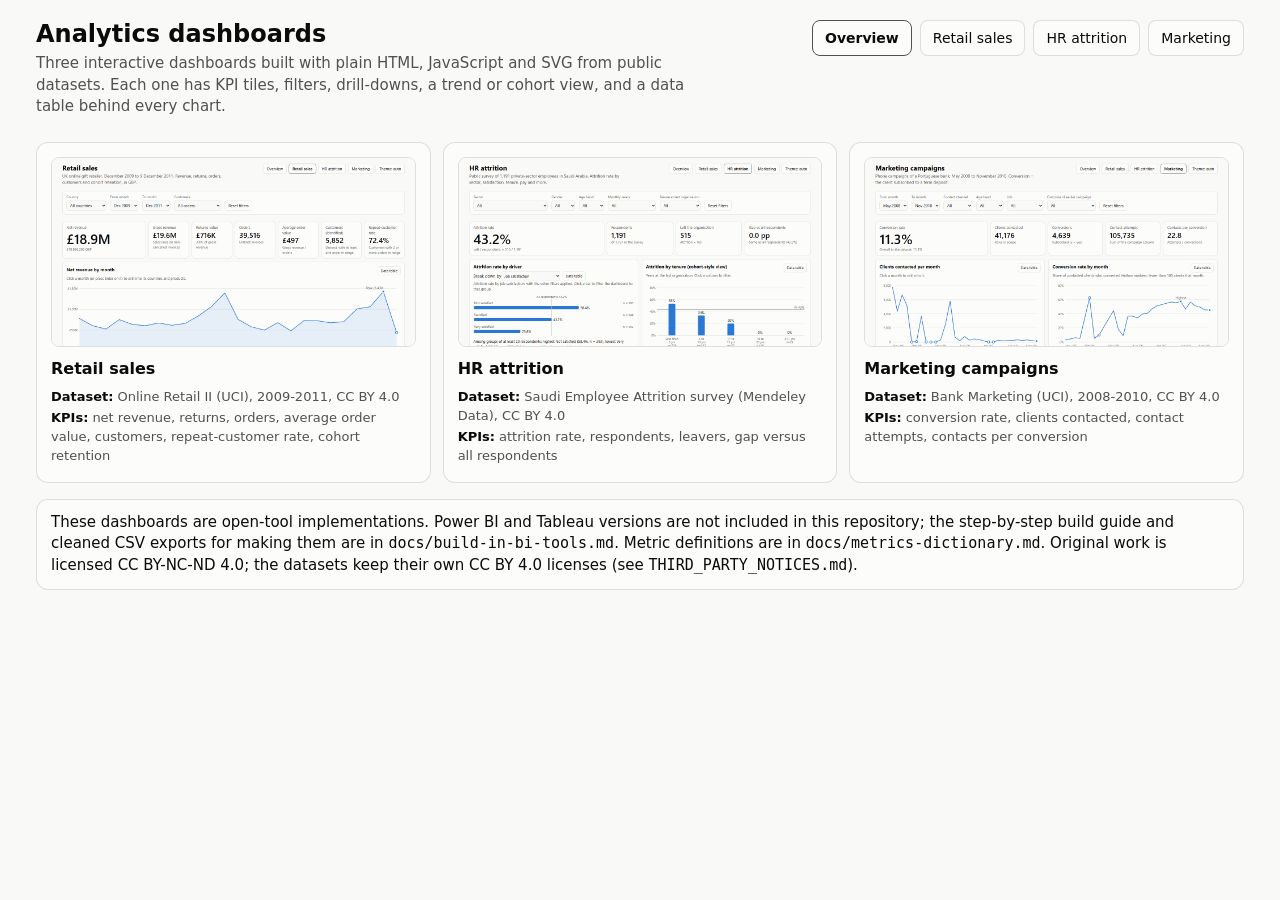
<file: docs/index.html>
<!doctype html>
<html lang="en">
<head>
<meta charset="utf-8">
<meta name="viewport" content="width=device-width, initial-scale=1">
<title>Analytics dashboards</title>
<meta name="description" content="Three interactive analytics dashboards (retail, HR, marketing) built with open tools from public datasets.">
<link rel="icon" href="data:,">
<link rel="stylesheet" href="assets/dash.css">
<style>
  .cards { display: grid; gap: 12px; grid-template-columns: minmax(0, 1fr); margin: 16px 0; }
  .cards a.card { text-decoration: none; color: inherit; display: block; }
  .cards a.card:hover { border-color: var(--ink-2); }
  .cards img { width: 100%; height: 190px; object-fit: cover; object-position: top; border: 1px solid var(--border); border-radius: 8px; display: block; margin-bottom: 10px; }
  .cards dl { margin: 8px 0 0; font-size: 0.8125rem; color: var(--ink-2); }
  .cards dt { font-weight: 600; color: var(--ink); display: inline; }
  .cards dd { display: inline; margin: 0 0 0 4px; }
  .cards .row { margin: 2px 0; }
  .note { background: var(--surface); border: 1px solid var(--border); border-radius: 12px; padding: 12px 14px; }
  @media (min-width: 900px) { .cards { grid-template-columns: repeat(3, minmax(0, 1fr)); } }
</style>
</head>
<body>
<a class="skip" href="#main">Skip to content</a>
<div class="wrap">
  <header class="top">
    <div>
      <h1>Analytics dashboards</h1>
      <p>Three interactive dashboards built with plain HTML, JavaScript and SVG from public datasets. Each one has KPI tiles, filters, drill-downs, a trend or cohort view, and a data table behind every chart.</p>
    </div>
    <nav class="nav" aria-label="Dashboards">
      <a href="index.html" aria-current="page">Overview</a><a href="retail.html">Retail sales</a><a href="hr.html">HR attrition</a><a href="marketing.html">Marketing</a>
    </nav>
  </header>
  <main id="main">
    <div class="cards">
      <a class="card" href="retail.html">
        <img src="screenshots/retail-1280.png" alt="Screenshot of the retail sales dashboard" loading="lazy">
        <h2>Retail sales</h2>
        <dl>
          <div class="row"><dt>Dataset:</dt><dd>Online Retail II (UCI), 2009-2011, CC BY 4.0</dd></div>
          <div class="row"><dt>KPIs:</dt><dd>net revenue, returns, orders, average order value, customers, repeat-customer rate, cohort retention</dd></div>
        </dl>
      </a>
      <a class="card" href="hr.html">
        <img src="screenshots/hr-1280.png" alt="Screenshot of the HR attrition dashboard" loading="lazy">
        <h2>HR attrition</h2>
        <dl>
          <div class="row"><dt>Dataset:</dt><dd>Saudi Employee Attrition survey (Mendeley Data), CC BY 4.0</dd></div>
          <div class="row"><dt>KPIs:</dt><dd>attrition rate, respondents, leavers, gap versus all respondents</dd></div>
        </dl>
      </a>
      <a class="card" href="marketing.html">
        <img src="screenshots/marketing-1280.png" alt="Screenshot of the marketing campaign dashboard" loading="lazy">
        <h2>Marketing campaigns</h2>
        <dl>
          <div class="row"><dt>Dataset:</dt><dd>Bank Marketing (UCI), 2008-2010, CC BY 4.0</dd></div>
          <div class="row"><dt>KPIs:</dt><dd>conversion rate, clients contacted, contact attempts, contacts per conversion</dd></div>
        </dl>
      </a>
    </div>
    <p class="note">These dashboards are open-tool implementations. Power BI and Tableau versions are not included in this repository; the step-by-step build guide and cleaned CSV exports for making them are in <code>docs/build-in-bi-tools.md</code>. Metric definitions are in <code>docs/metrics-dictionary.md</code>. Original work is licensed CC BY-NC-ND 4.0; the datasets keep their own CC BY 4.0 licenses (see <code>THIRD_PARTY_NOTICES.md</code>).</p>
  </main>
</div>
</body>
</html>
</file>
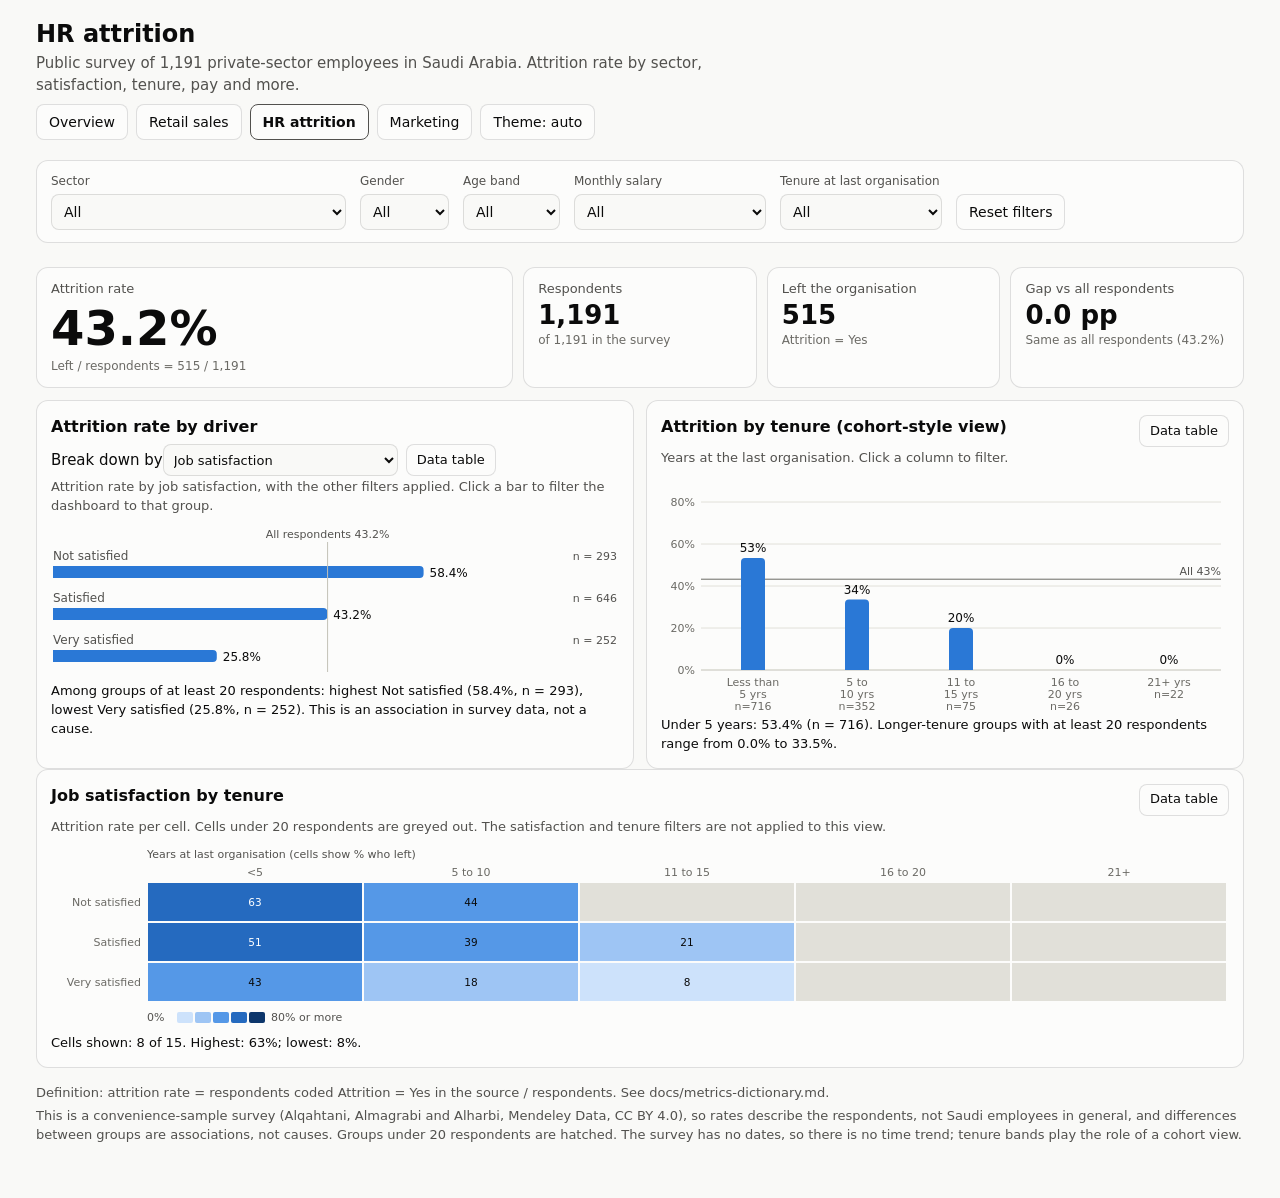
<file: docs/hr.html>
<!doctype html>
<html lang="en">
<head>
<meta charset="utf-8">
<meta name="viewport" content="width=device-width, initial-scale=1">
<title>HR attrition dashboard</title>
<meta name="description" content="Interactive employee attrition dashboard built with open tools: attrition rate by sector, satisfaction, tenure and pay, from a public survey.">
<link rel="icon" href="data:,">
<link rel="stylesheet" href="assets/dash.css">
</head>
<body>
<a class="skip" href="#main">Skip to the dashboard</a>
<div class="wrap">
  <div id="hdr"></div>
  <main id="main" tabindex="-1"><div id="app" aria-busy="true">Loading data...</div></main>
  <p id="kbd-help" class="sr-only">Charts: focus a chart, then use the arrow keys to move between points or cells, Enter to select a bar, and Escape to hide the readout. Every chart also has a data table.</p>
</div>
<script src="assets/dash.js"></script>
<script src="assets/hr.js"></script>
</body>
</html>
</file>
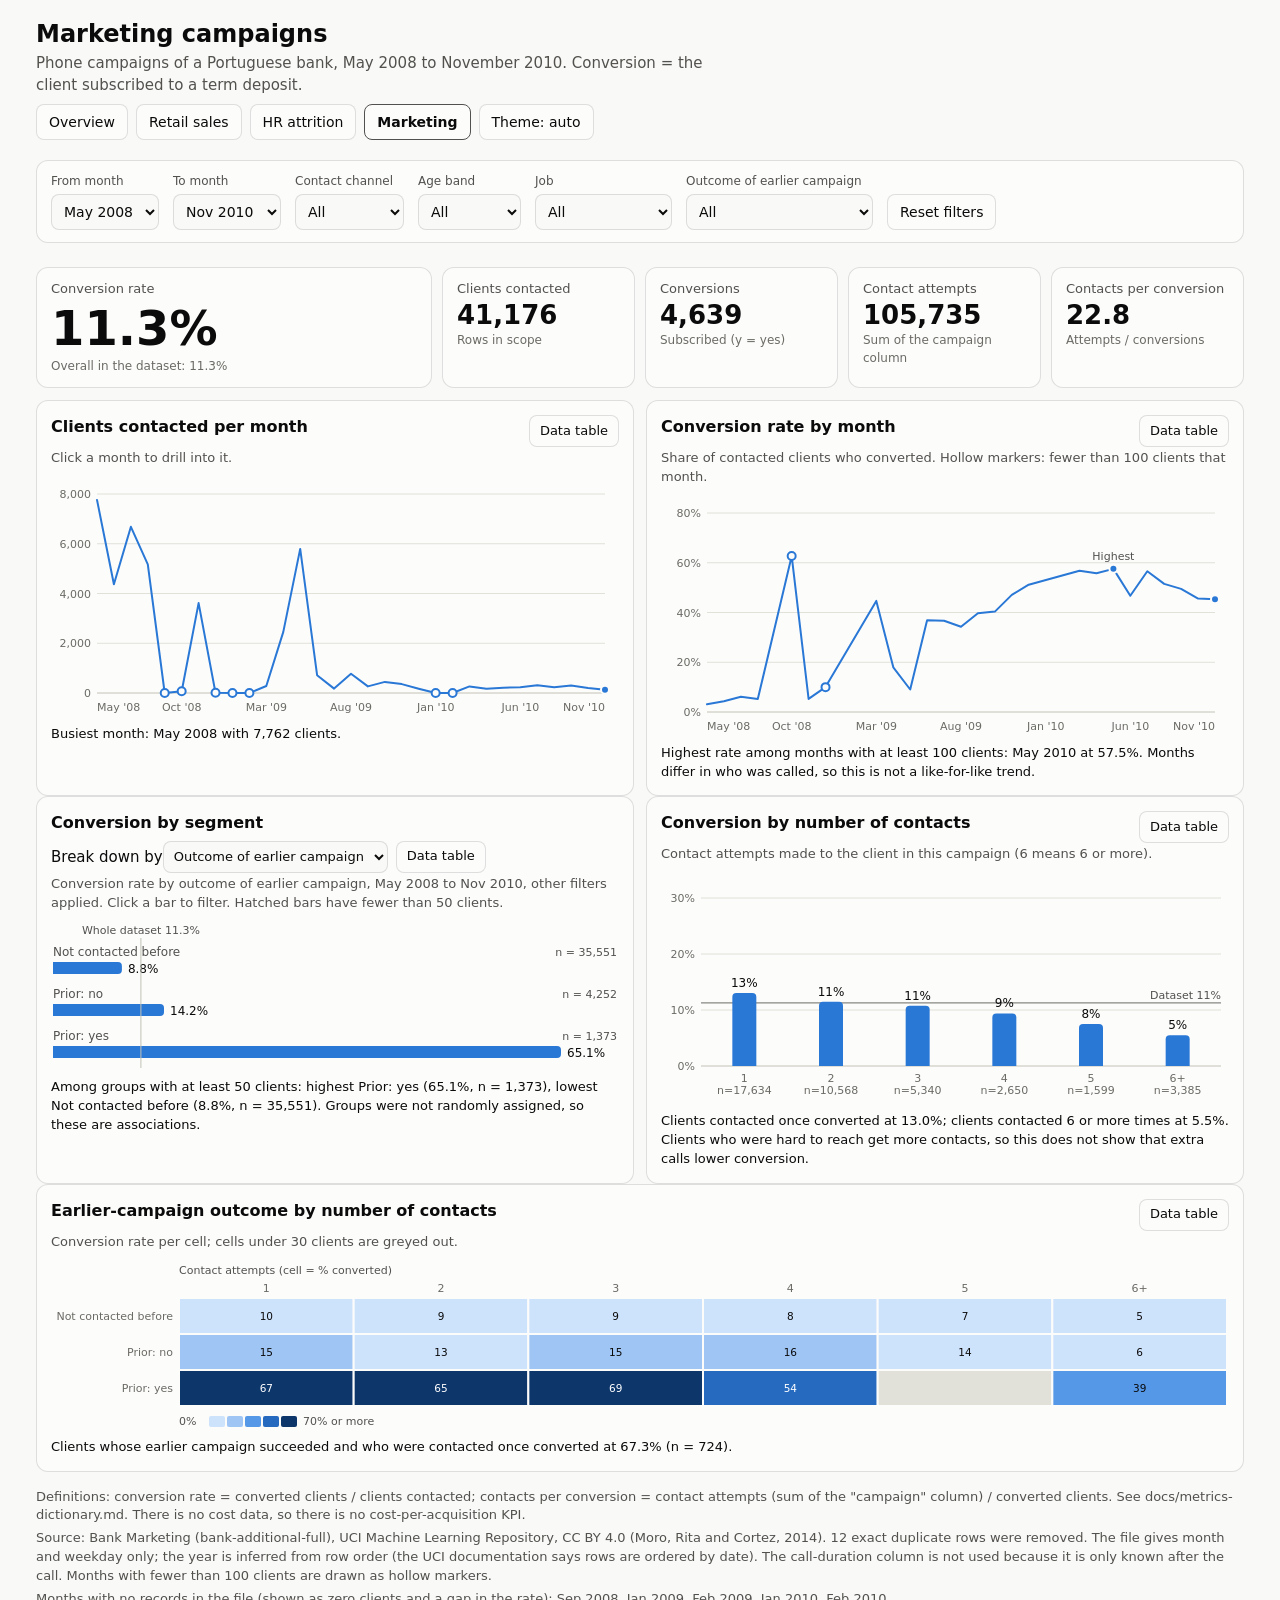
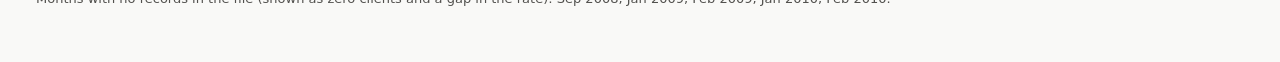
<file: docs/marketing.html>
<!doctype html>
<html lang="en">
<head>
<meta charset="utf-8">
<meta name="viewport" content="width=device-width, initial-scale=1">
<title>Marketing campaign dashboard</title>
<meta name="description" content="Interactive marketing campaign dashboard built with open tools: conversion by month, client segment, prior outcome and number of contacts.">
<link rel="icon" href="data:,">
<link rel="stylesheet" href="assets/dash.css">
</head>
<body>
<a class="skip" href="#main">Skip to the dashboard</a>
<div class="wrap">
  <div id="hdr"></div>
  <main id="main" tabindex="-1"><div id="app" aria-busy="true">Loading data...</div></main>
  <p id="kbd-help" class="sr-only">Charts: focus a chart, then use the arrow keys to move between points or cells, Enter to select a point or bar, and Escape to hide the readout. Every chart also has a data table.</p>
</div>
<script src="assets/dash.js"></script>
<script src="assets/marketing.js"></script>
</body>
</html>
</file>
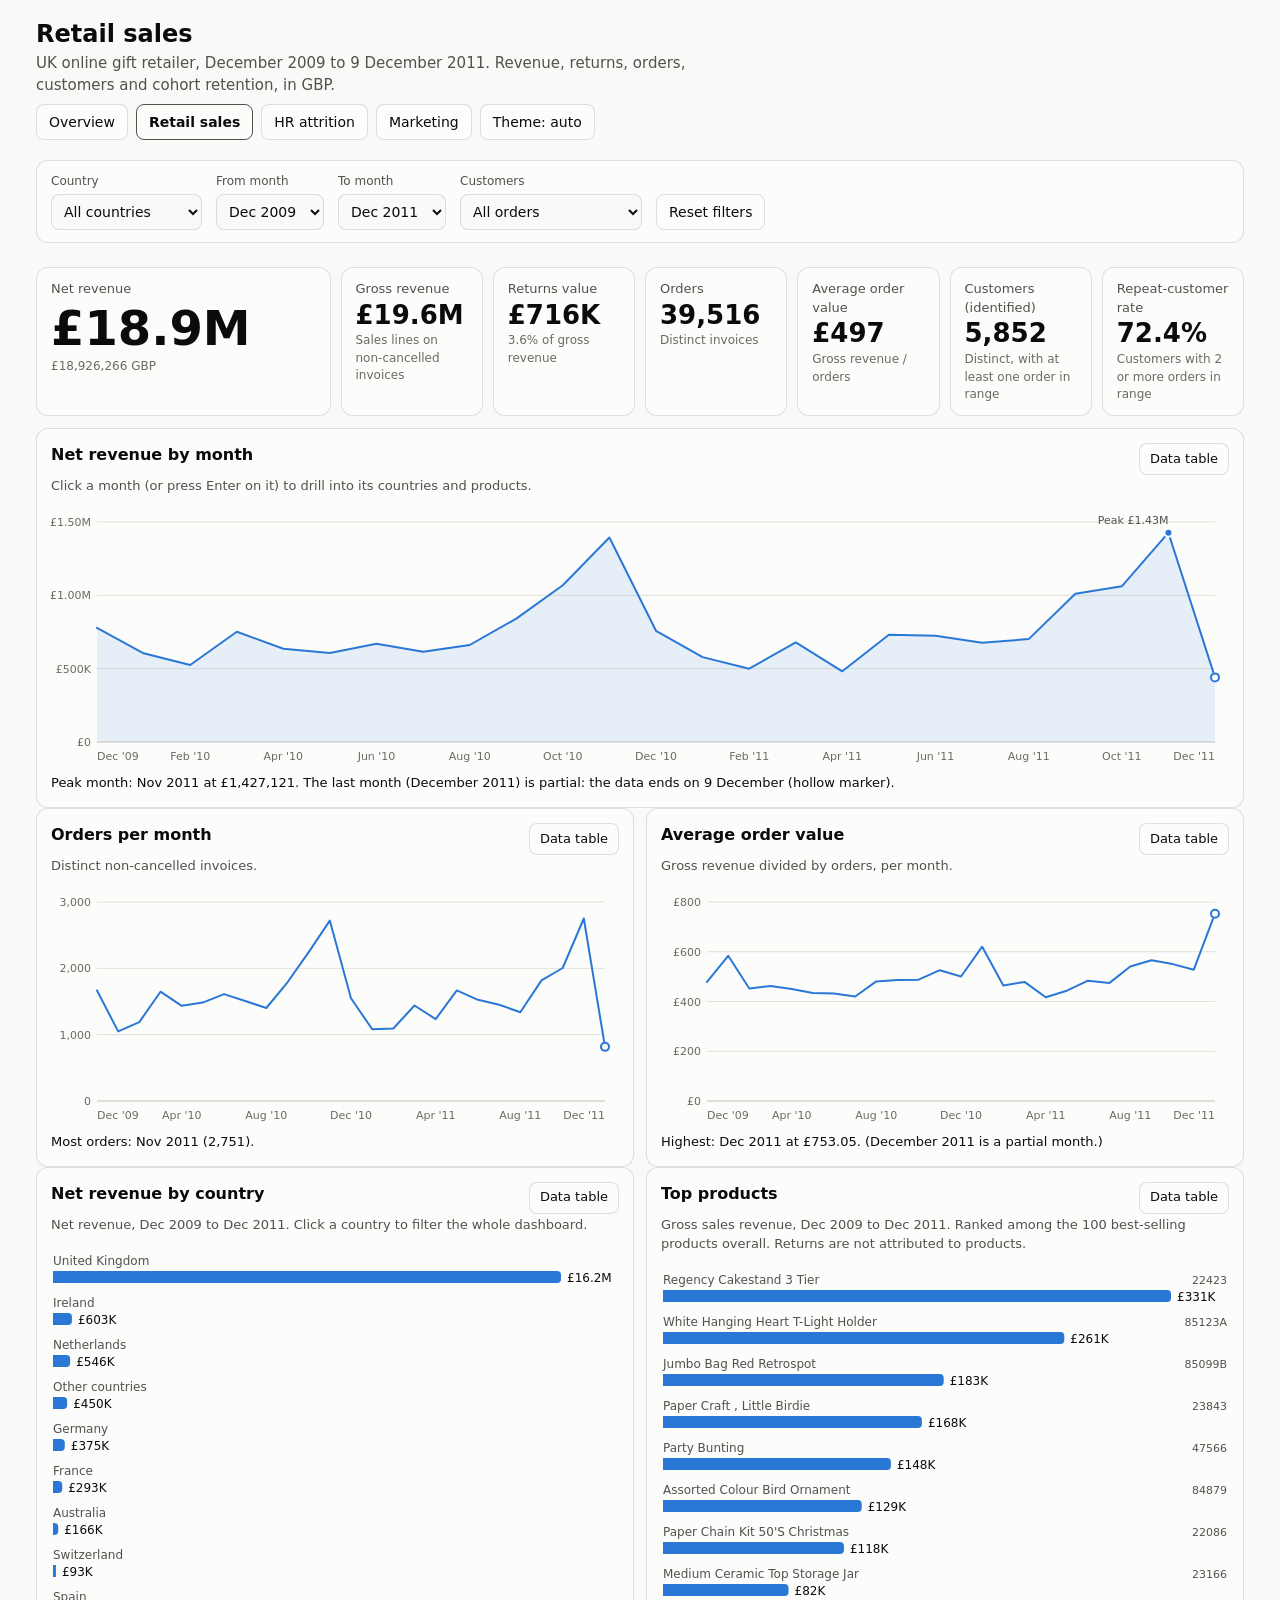
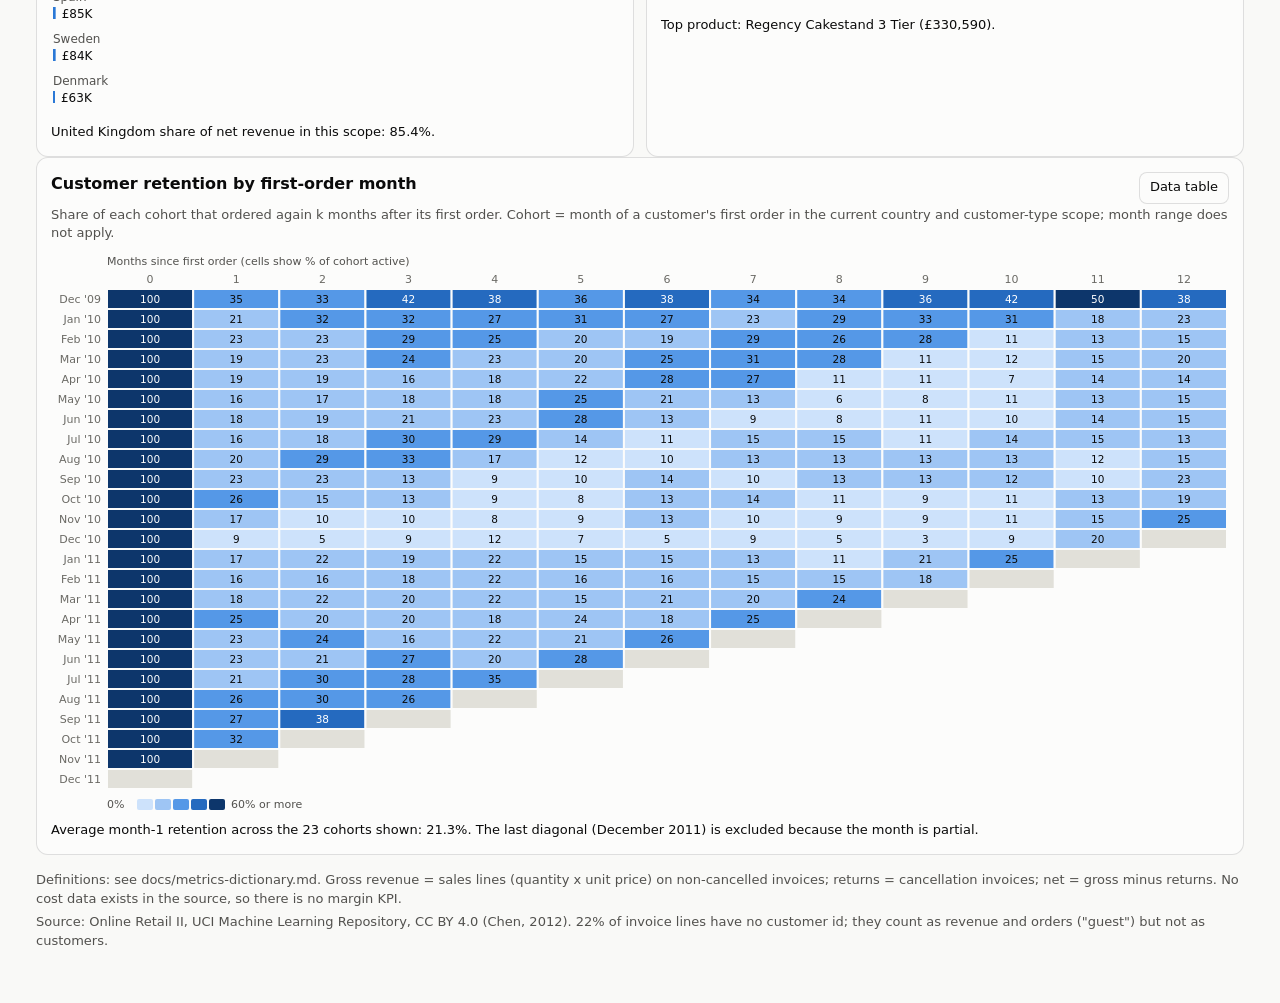
<file: docs/retail.html>
<!doctype html>
<html lang="en">
<head>
<meta charset="utf-8">
<meta name="viewport" content="width=device-width, initial-scale=1">
<title>Retail sales dashboard</title>
<meta name="description" content="Interactive retail sales dashboard built with open tools: revenue, returns, orders, order value, countries, products and customer cohorts.">
<link rel="icon" href="data:,">
<link rel="stylesheet" href="assets/dash.css">
</head>
<body>
<a class="skip" href="#main">Skip to the dashboard</a>
<div class="wrap">
  <div id="hdr"></div>
  <main id="main" tabindex="-1"><div id="app" aria-busy="true">Loading data...</div></main>
  <p id="kbd-help" class="sr-only">Charts: focus a chart, then use the arrow keys to move between points or cells, Enter to select a point, and Escape to hide the readout. Every chart also has a data table.</p>
</div>
<script src="assets/dash.js"></script>
<script src="assets/retail.js"></script>
</body>
</html>
</file>
<file: docs/assets/dash.css>
/* Shared styles for the three dashboards. Palette and chart chrome follow the dataviz reference
   palette (validated for colour-vision deficiency: blue / orange categorical, one-hue blue ramp). */
:root {
  color-scheme: light;
  --page: #f9f9f7;
  --surface: #fcfcfb;
  --ink: #0b0b0b;
  --ink-2: #52514e;
  --ink-3: #6b6a65;
  --grid: #e1e0d9;
  --axis: #c3c2b7;
  --border: rgba(11, 11, 11, 0.12);
  --series-1: #2a78d6;
  --series-2: #eb6834;
  --muted-mark: #c3c2b7;
  --ramp-100: #cde2fb;
  --ramp-250: #86b6ef;
  --ramp-400: #3987e5;
  --ramp-550: #1c5cab;
  --ramp-700: #0d366b;
  --focus: #1c5cab;
  --good: #006300;
  --bad: #b02a2a;
  --b0: #cde2fb;
  --b1: #9ec5f4;
  --b2: #5598e7;
  --b3: #256abf;
  --b4: #0d366b;
  --bt0: #0b0b0b;
  --bt1: #0b0b0b;
  --bt2: #0b0b0b;
  --bt3: #ffffff;
  --bt4: #ffffff;
  --font: system-ui, -apple-system, "Segoe UI", sans-serif;
}
@media (prefers-color-scheme: dark) {
  :root:where(:not([data-theme="light"])) {
    color-scheme: dark;
    --page: #0d0d0d;
    --surface: #1a1a19;
    --ink: #f0efec;
    --ink-2: #c3c2b7;
    --ink-3: #a3a29b;
    --grid: #2c2c2a;
    --axis: #383835;
    --border: rgba(255, 255, 255, 0.12);
    --series-1: #3987e5;
    --series-2: #d95926;
    --muted-mark: #4a4a46;
    --focus: #86b6ef;
    --good: #0ca30c;
    --bad: #ec835a;

    --b0: #0d366b;
    --b1: #1c5cab;
    --b2: #3987e5;
    --b3: #86b6ef;
    --b4: #cde2fb;
    --bt0: #ffffff;
    --bt1: #ffffff;
    --bt2: #0b0b0b;
    --bt3: #0b0b0b;
    --bt4: #0b0b0b;
  }
}
:root[data-theme="dark"] {
  color-scheme: dark;
  --page: #0d0d0d;
  --surface: #1a1a19;
  --ink: #f0efec;
  --ink-2: #c3c2b7;
  --ink-3: #a3a29b;
  --grid: #2c2c2a;
  --axis: #383835;
  --border: rgba(255, 255, 255, 0.12);
  --series-1: #3987e5;
  --series-2: #d95926;
  --muted-mark: #4a4a46;
  --focus: #86b6ef;
  --good: #0ca30c;
  --bad: #ec835a;

  --b0: #0d366b;
  --b1: #1c5cab;
  --b2: #3987e5;
  --b3: #86b6ef;
  --b4: #cde2fb;
  --bt0: #ffffff;
  --bt1: #ffffff;
  --bt2: #0b0b0b;
  --bt3: #0b0b0b;
  --bt4: #0b0b0b;
}

* { box-sizing: border-box; }
html { -webkit-text-size-adjust: 100%; }
body {
  margin: 0;
  background: var(--page);
  color: var(--ink);
  font: 15px/1.45 var(--font);
}
a { color: var(--focus); }
:focus-visible { outline: 3px solid var(--focus); outline-offset: 2px; border-radius: 3px; }
.skip { position: absolute; left: -999px; top: 0; background: var(--surface); padding: 8px 12px; z-index: 10; }
.skip:focus { left: 8px; top: 8px; }
.sr-only { position: absolute; width: 1px; height: 1px; overflow: hidden; clip: rect(0 0 0 0); white-space: nowrap; }

.wrap { max-width: 1240px; margin: 0 auto; padding: 0 16px 48px; }
header.top { padding: 20px 0 8px; display: flex; flex-wrap: wrap; gap: 8px 16px; align-items: flex-start; justify-content: space-between; }
header.top h1 { font-size: 1.5rem; margin: 0 0 4px; line-height: 1.2; }
header.top p { margin: 0; color: var(--ink-2); max-width: 70ch; }
.nav { display: flex; flex-wrap: wrap; gap: 8px; align-items: center; }
.nav a, .btn {
  font: inherit; font-size: 0.875rem; color: var(--ink); background: var(--surface);
  border: 1px solid var(--border); border-radius: 8px; padding: 6px 12px; text-decoration: none; cursor: pointer;
  min-height: 36px; display: inline-flex; align-items: center;
}
.nav a:hover, .btn:hover { background: color-mix(in srgb, var(--ink) 6%, var(--surface)); }
.nav a[aria-current="page"] { border-color: var(--ink-2); font-weight: 600; }

.filters {
  display: flex; flex-wrap: wrap; gap: 10px 14px; align-items: flex-end;
  background: var(--surface); border: 1px solid var(--border); border-radius: 12px; padding: 12px 14px; margin: 12px 0;
}
.filters label { display: flex; flex-direction: column; gap: 3px; font-size: 0.75rem; color: var(--ink-2); }
.filters select {
  font: inherit; font-size: 0.875rem; color: var(--ink); background: var(--page);
  border: 1px solid var(--border); border-radius: 8px; padding: 6px 8px; min-height: 36px; max-width: 100%;
}
.chips { display: flex; flex-wrap: wrap; gap: 6px; align-items: center; width: 100%; font-size: 0.8125rem; color: var(--ink-2); }
.chip { display: inline-flex; gap: 6px; align-items: center; border: 1px solid var(--border); border-radius: 999px; padding: 2px 4px 2px 10px; background: var(--page); color: var(--ink); }
.chip button { all: unset; cursor: pointer; width: 24px; height: 24px; text-align: center; line-height: 24px; border-radius: 50%; color: var(--ink-2); }
.chip button:hover { background: var(--grid); }
.chip button:focus-visible { outline: 3px solid var(--focus); }

.tiles { display: grid; grid-template-columns: repeat(2, minmax(0, 1fr)); gap: 10px; margin: 12px 0; }
.tile { background: var(--surface); border: 1px solid var(--border); border-radius: 12px; padding: 12px 14px; min-width: 0; }
.tile .label { font-size: 0.8125rem; color: var(--ink-2); }
.tile .value { font-size: 1.625rem; font-weight: 600; line-height: 1.15; margin-top: 2px; overflow-wrap: anywhere; }
.tile .sub { font-size: 0.75rem; color: var(--ink-3); margin-top: 2px; }
.tile.hero { grid-column: 1 / -1; }
.tile.hero .value { font-size: 3rem; }
.delta-up, .delta-down { font-weight: 600; }
.delta-up { color: var(--good); }
.delta-down { color: var(--bad); }

.grid { display: grid; gap: 12px; grid-template-columns: minmax(0, 1fr); }
.card { background: var(--surface); border: 1px solid var(--border); border-radius: 12px; padding: 14px; min-width: 0; }
.card h2 { font-size: 1rem; margin: 0; }
.card .sub { color: var(--ink-2); font-size: 0.8125rem; margin: 2px 0 8px; }
.card .insight { font-size: 0.8125rem; margin: 6px 0 0; color: var(--ink); }
.card .head { display: flex; flex-wrap: wrap; gap: 6px 12px; justify-content: space-between; align-items: flex-start; }
.card .head .tools { display: flex; gap: 8px; align-items: center; flex-wrap: wrap; }
.card .head select { font: inherit; font-size: 0.8125rem; color: var(--ink); background: var(--page); border: 1px solid var(--border); border-radius: 8px; padding: 4px 6px; min-height: 32px; max-width: 100%; }
.card .head .btn { min-height: 32px; padding: 3px 10px; font-size: 0.8125rem; }
.chart { width: 100%; min-height: 40px; position: relative; }
.chart svg { display: block; width: 100%; height: auto; overflow: visible; }
.chart.loading { opacity: 0.55; }
.tablewrap { overflow-x: auto; margin-top: 8px; }
.tablewrap table { border-collapse: collapse; width: 100%; font-size: 0.8125rem; }
.tablewrap th, .tablewrap td { text-align: left; padding: 4px 8px; border-bottom: 1px solid var(--grid); white-space: nowrap; }
.tablewrap td.num, .tablewrap th.num { text-align: right; font-variant-numeric: tabular-nums; }
.legend { display: flex; flex-wrap: wrap; gap: 4px 14px; font-size: 0.8125rem; color: var(--ink-2); margin: 4px 0; }
.legend i { display: inline-block; width: 14px; height: 0; border-top: 2px solid; vertical-align: middle; margin-right: 6px; }
.legend i.sw { height: 10px; width: 10px; border: 0; border-radius: 2px; }

/* SVG chart chrome */
.axis-text { fill: var(--ink-3); font-size: 11px; font-family: var(--font); }
.val-text { fill: var(--ink); font-size: 12px; font-family: var(--font); }
.lab-text { fill: var(--ink-2); font-size: 12px; font-family: var(--font); }
.note-text { fill: var(--ink-2); font-size: 11px; font-family: var(--font); }
.gridline { stroke: var(--grid); stroke-width: 1; }
.baseline { stroke: var(--axis); stroke-width: 1; }
.line { fill: none; stroke-width: 2; stroke-linejoin: round; stroke-linecap: round; }
.s1 { stroke: var(--series-1); } .s2 { stroke: var(--series-2); }
.f1 { fill: var(--series-1); } .f2 { fill: var(--series-2); }
.area { opacity: 0.10; }
.dot { stroke: var(--surface); stroke-width: 2; }
.bar { cursor: pointer; transition: opacity 0.12s; }
.bar.muted { fill: var(--muted-mark); }
.bar.small { fill: url(#hatch); stroke: var(--ink-3); stroke-width: 1; }
.hit { fill: transparent; cursor: pointer; }
g.mark:hover .bar, g.mark:focus-visible .bar, g.mark.is-focus .bar { opacity: 0.8; }
g.mark:focus-visible { outline: none; }
g.mark:focus-visible .ring, g.mark.is-focus .ring { stroke: var(--focus); stroke-width: 3; fill: none; }
.ring { fill: none; stroke: transparent; }
.cell { stroke: var(--surface); stroke-width: 2; }
.crosshair { stroke: var(--ink-3); stroke-width: 1; pointer-events: none; }
.sel { stroke: var(--ink); stroke-width: 2; fill: none; pointer-events: none; }
svg:focus-visible { outline: 3px solid var(--focus); outline-offset: 2px; }

.tooltip {
  position: fixed; z-index: 20; pointer-events: none; background: var(--surface); color: var(--ink);
  border: 1px solid var(--border); border-radius: 8px; padding: 8px 10px; font-size: 0.8125rem;
  box-shadow: 0 4px 16px rgba(0, 0, 0, 0.18); max-width: min(280px, calc(100vw - 24px)); display: none;
}
.tooltip.on { display: block; }
.tooltip .tt-title { color: var(--ink-2); margin-bottom: 4px; }
.tooltip .tt-row { display: flex; gap: 8px; align-items: baseline; }
.tooltip .tt-row b { font-size: 1rem; }
.tooltip .tt-key { display: inline-block; width: 12px; border-top: 2px solid; align-self: center; }

.footnote { color: var(--ink-2); font-size: 0.8125rem; margin-top: 16px; }
.footnote p { margin: 4px 0; }
.error { padding: 16px; border: 1px solid var(--bad); border-radius: 12px; background: var(--surface); }

@media (min-width: 720px) {
  .tiles { grid-template-columns: repeat(3, minmax(0, 1fr)); }
  .tile.hero { grid-column: span 3; }
}
@media (min-width: 1024px) {
  .tiles { grid-template-columns: repeat(auto-fit, minmax(136px, 1fr)); }
  .tile.hero { grid-column: span 2; }
  .grid.two { grid-template-columns: repeat(2, minmax(0, 1fr)); }
  .grid.three { grid-template-columns: repeat(3, minmax(0, 1fr)); }
  .span2 { grid-column: span 2; }
}
@media (prefers-reduced-motion: reduce) { * { transition: none !important; animation: none !important; } }
@media (forced-colors: active) {
  .bar, .cell, .dot { forced-color-adjust: none; }
}
</file>
